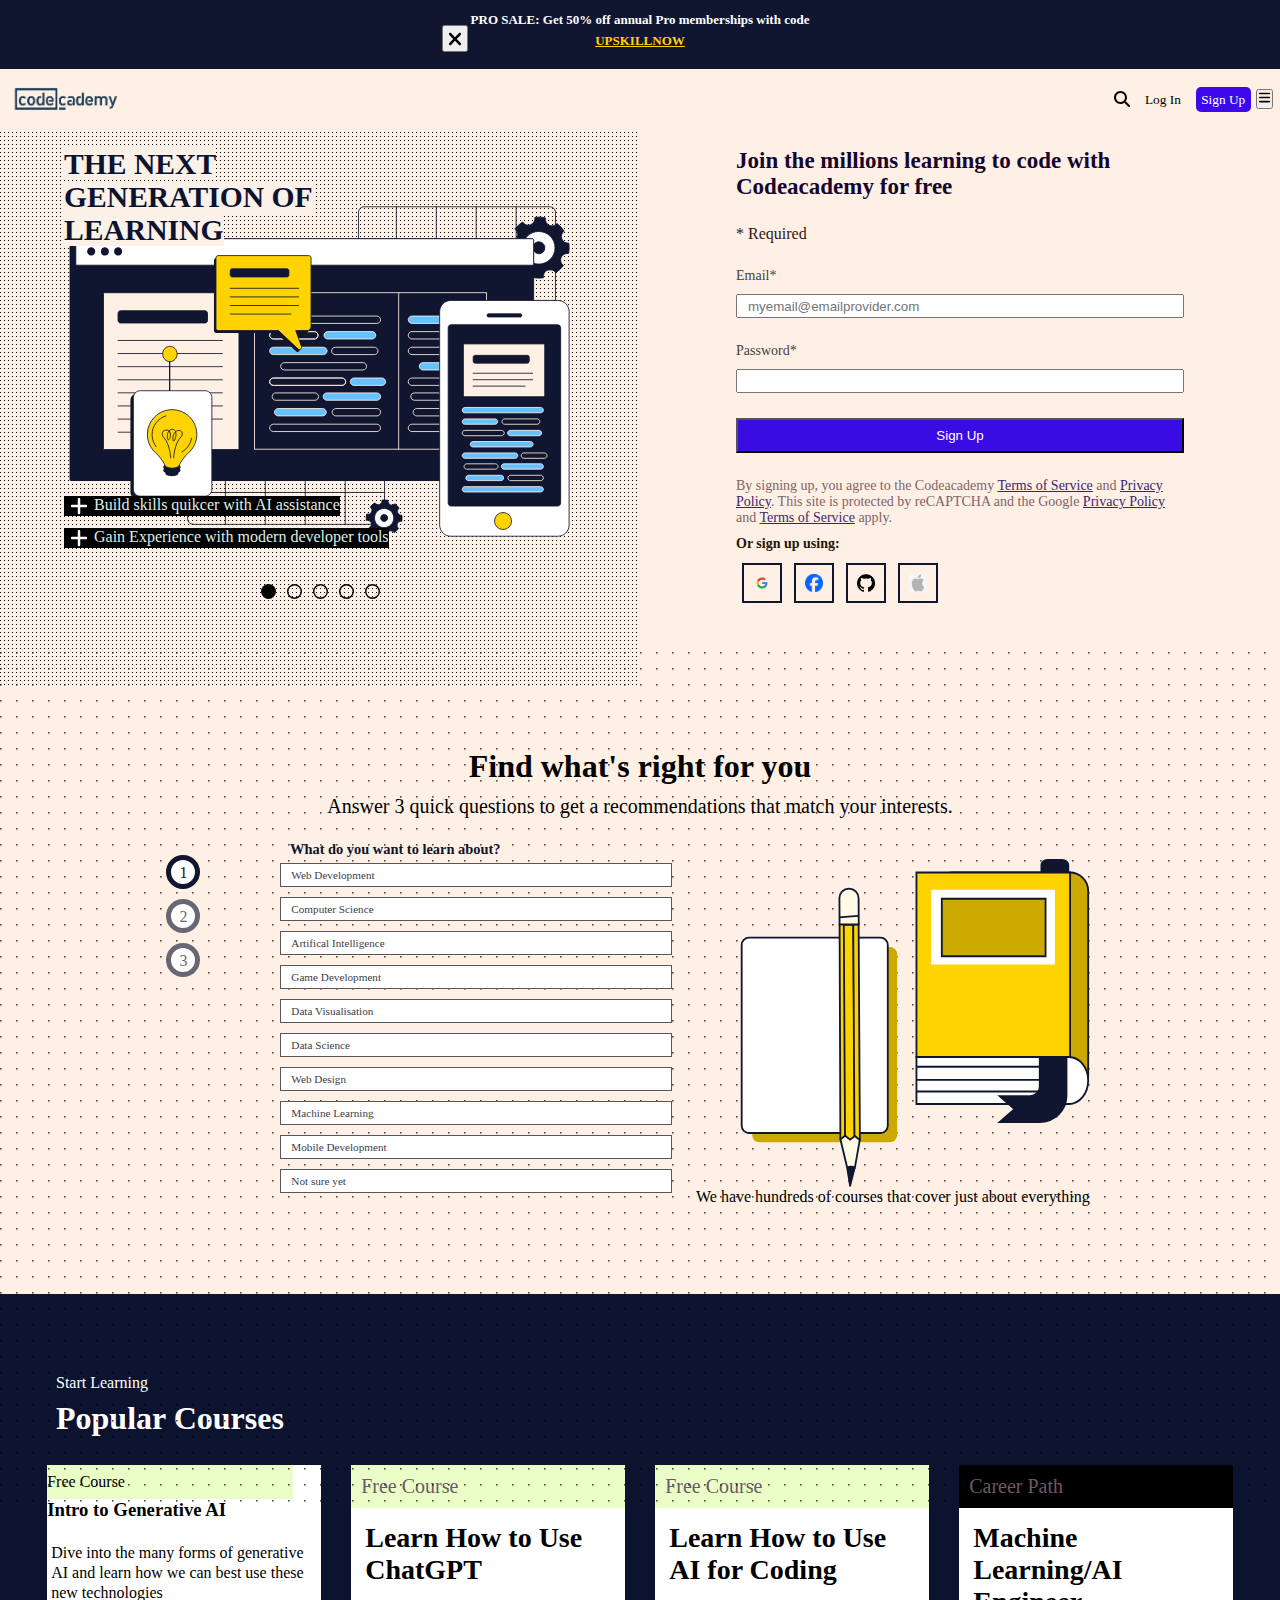
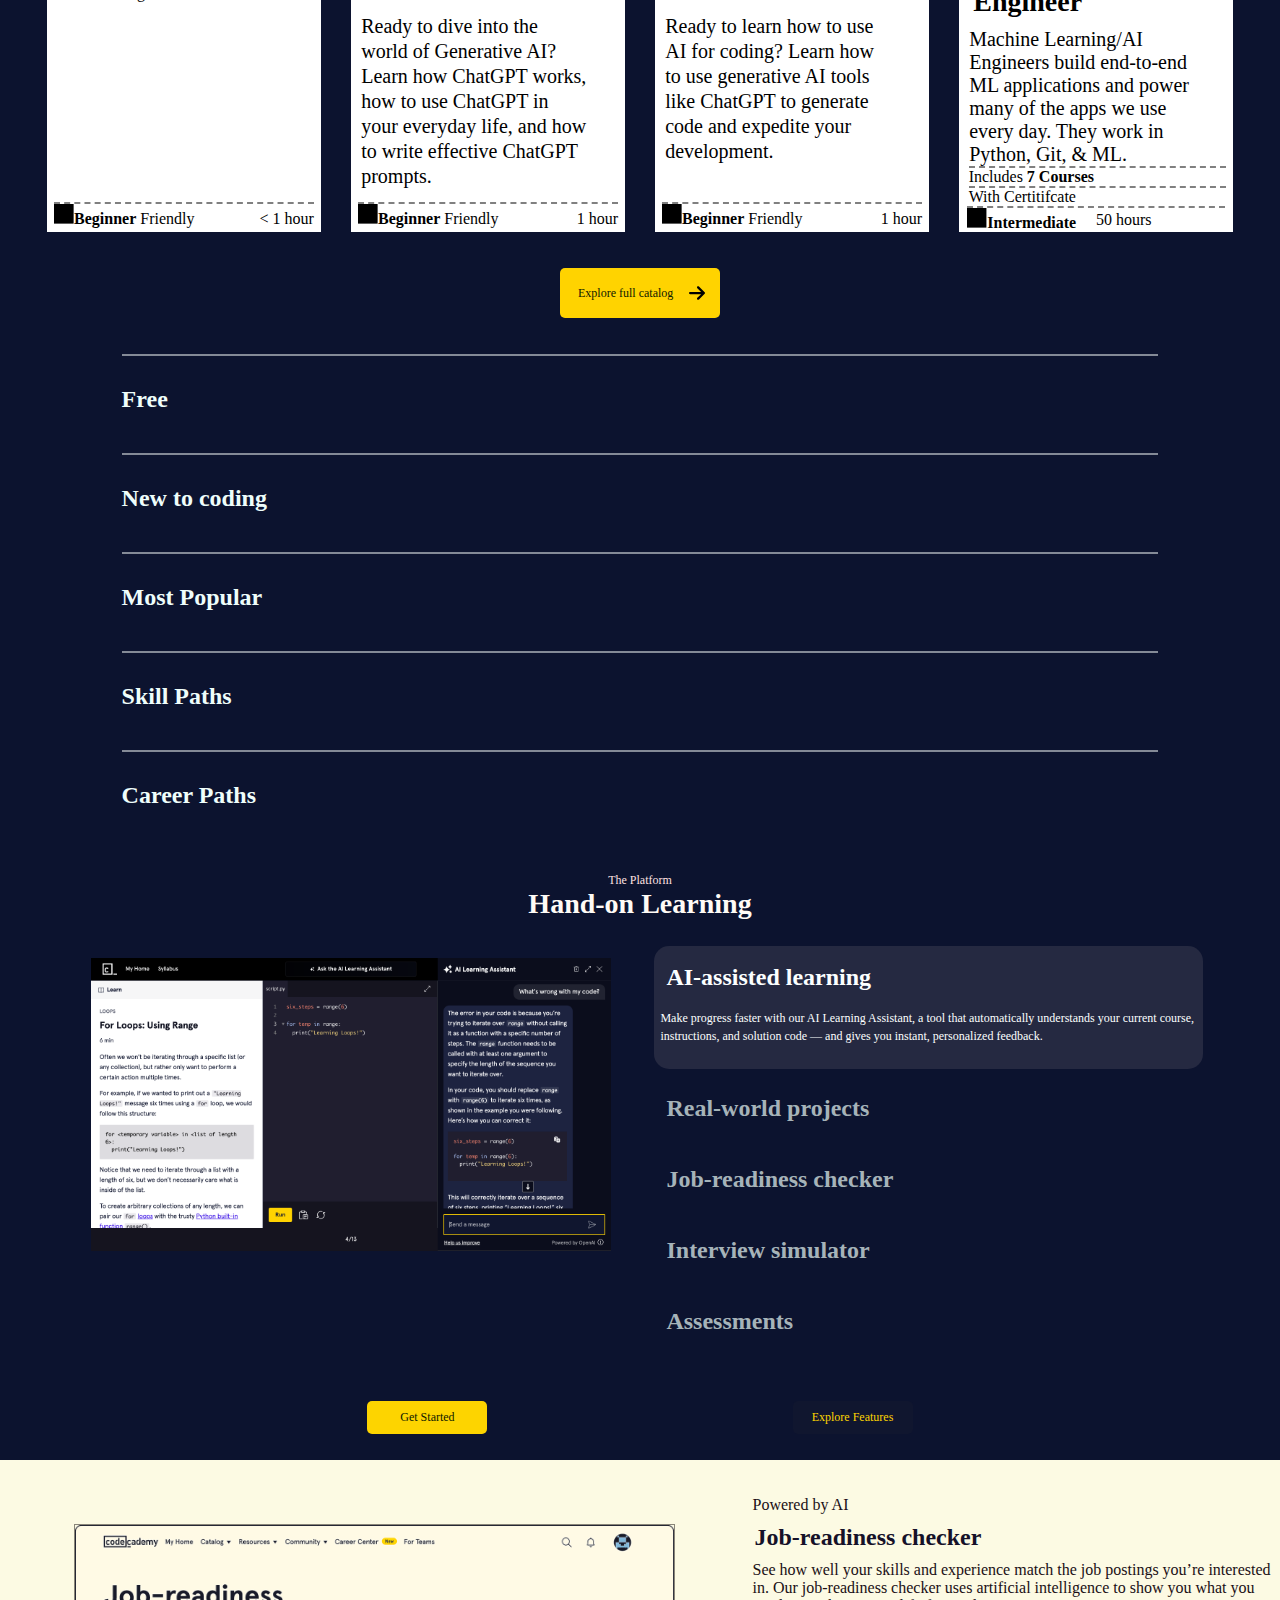
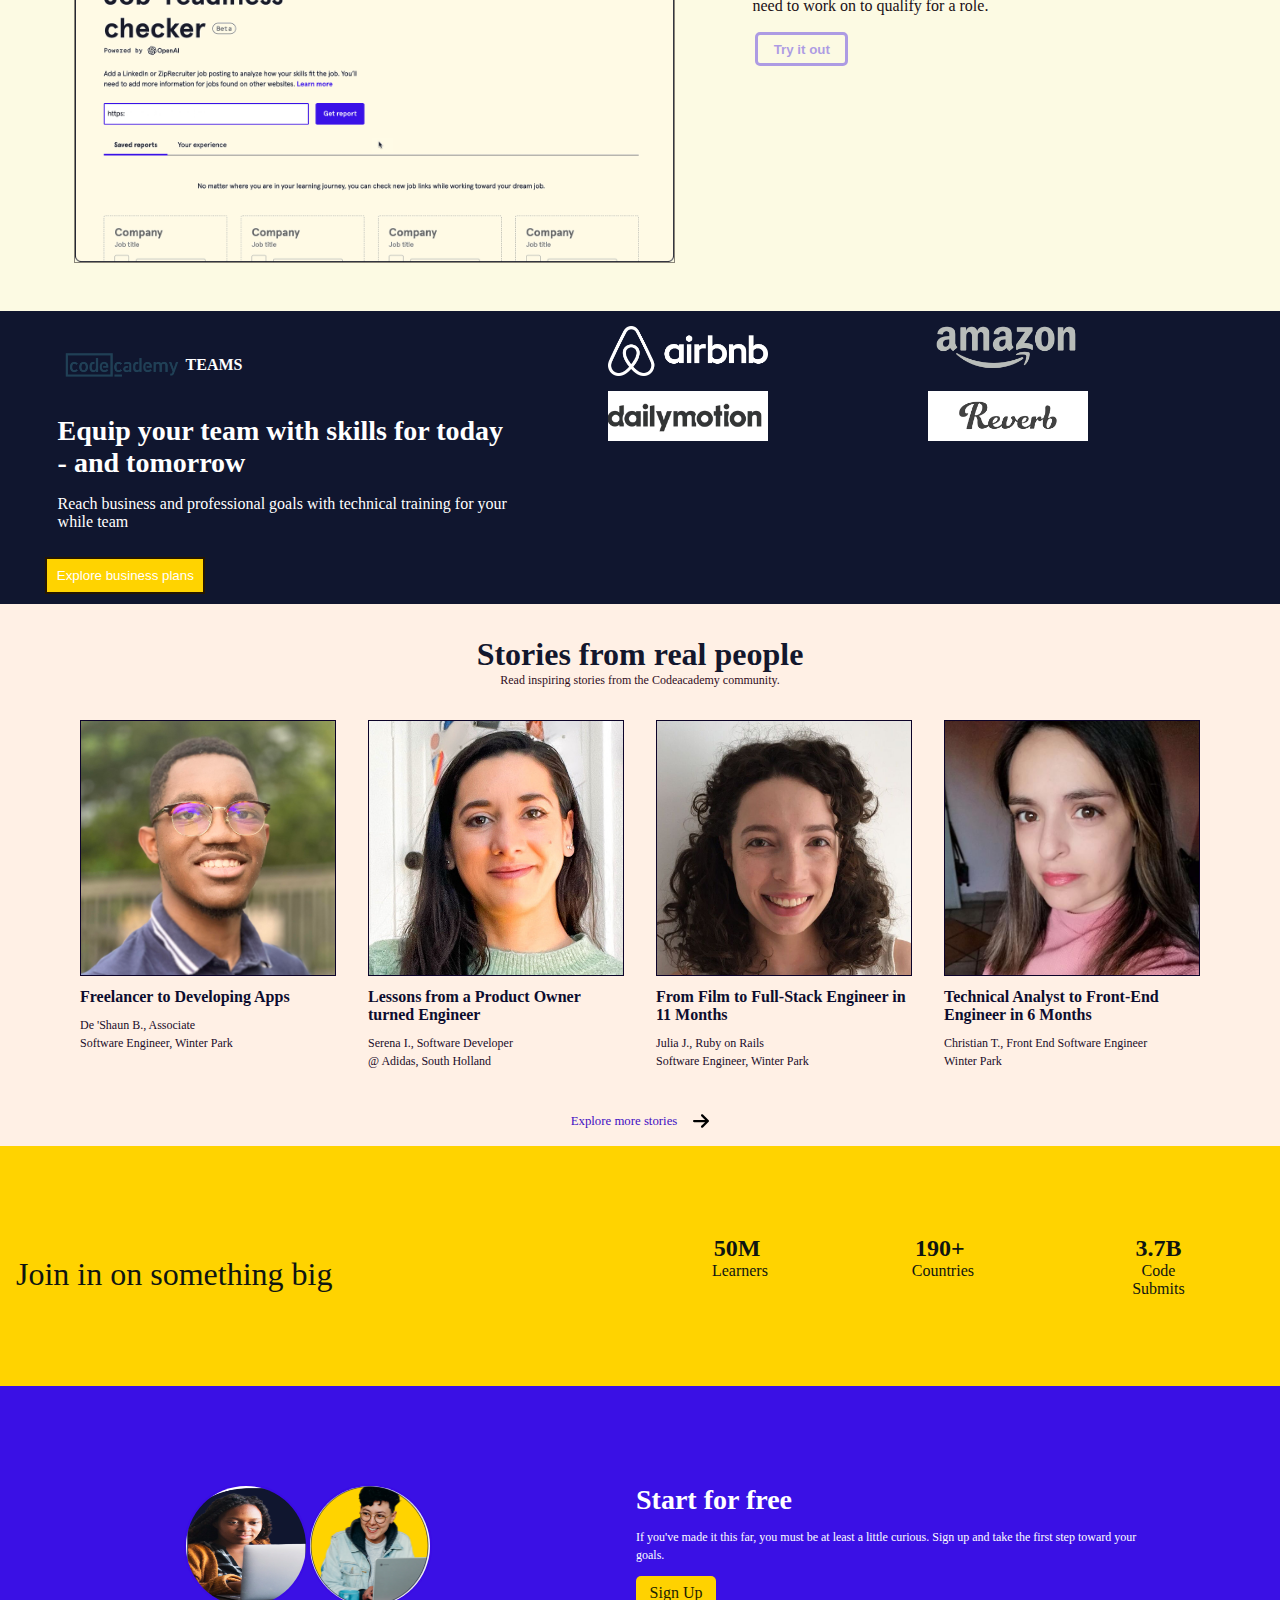
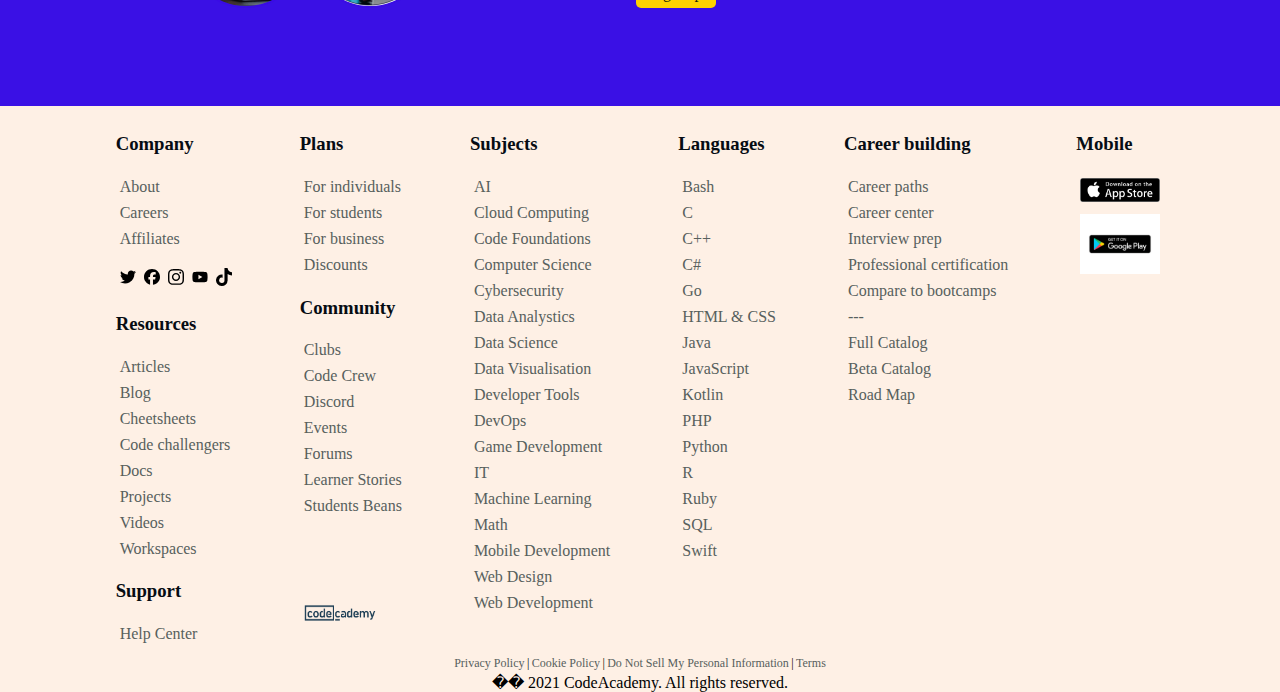
<file: Task 3 - Development /index.html>
<!-- 
Semantic Elements 

<article>
<aside>
<details>
<figcaption>
<figure>
<footer>
<header>
<main>
<mark>
<nav>
<section>
<summary>
<time>

-->

<!DOCTYPE html>
<html lang="en">
<head>
    <meta charset="UTF-8">
    <meta name="viewport" content="width=device-width, initial-scale=1.0">
    <link rel="stylesheet" type="text/css" href="style.css">
    <title>Code Academy</title>
</head>
<body>
    <div id="container" class="flex column">
        <header>
            <div id="banner">
                <h3>PRO SALE: Get 50% off annual Pro memberships with code <br ><a href="#">UPSKILLNOW</a></h3>
                <button class="bannerClose flex"><img src="images/sprites/xmark-solid.svg" alt="Close Button" ></button>
            </div>
            <nav class="flex row">
                <div class="navLeft flex left row">
                    <img class="logo" src="images/logo.png" alt="Code Academy Logo">
                </div>
                <div class="navRight flex right">
                    <img class="searchIcon" src="images/sprites/magnifying-glass-solid.svg" alt="Close Button"> 
                    <a class="loginNav" id="login">Log In</a>
                    <a class="signupNav" id="signup">Sign Up</a>
                    <button id="subnav"><img class="menu" src="images/sprites/bars-solid.svg" alt="Open Menu"></button>
                </div>
            </nav>
        </header>
        <main>
            <article id="article1" class="flex column">
                <div id="carousel" class="left">
                    <svg fill="currentColor" role="img" aria-hidden="true" class="carouselSvg"><title>Grid Regular</title><pattern id="GridRegular-pattern-:R1hbdb9l6:" x="0" y="0" width="8" height="8" patternUnits="userSpaceOnUse"><rect width="1" height="1" fill="currentColor"></rect><rect y="4" width="1" height="1" fill="currentColor"></rect><rect x="4" width="1" height="1" fill="currentColor"></rect><rect x="4" y="4" width="1" height="1" fill="currentColor"></rect></pattern><rect width="100%" height="100%" fill="url(#GridRegular-pattern-:R1hbdb9l6:)"></rect></svg>
                    <p id="carouselTitle"><span>THE NEXT GENERATION OF LEARNING</span></p>
                    <img id="carouselBackground" alt="Carousel Background Image Number One" src="images/sections/article2/carousel.svg">
                    <p class="flex row" id="carouselText1"><img class="plus" src="images/sprites/plus-solid.svg" alt="A plus sign"><span>Build skills quikcer with AI assistance</span></p>
                    <p class="flex row" id="carouselText2"><img class="plus" src="images/sprites/plus-solid.svg" alt="A plus sign"><span>Gain Experience with modern developer tools</span></p>
                    <div id="carouselBtns">
                        <p><img id="carouselBtn1" src="images/sprites/circle.svg" alt="A filled black circle"></p>
                        <p><img id="carouselBtn2" src="images/sprites/circle_hollow.svg" alt="A hollow circle"></p>
                        <p><img id="carouselBtn3" src="images/sprites/circle_hollow.svg" alt="A hollow circle"></p>
                        <p><img id="carouselBtn4" src="images/sprites/circle_hollow.svg" alt="A hollow circle"></p>
                        <p><img id="carouselBtn5" src="images/sprites/circle_hollow.svg" alt="A hollow circle"></p>
                    </div>
                </div>
                <!--  Signup Form -->
                <div id="article1Form" class="right twcCols column">
                    <h1>Join the millions learning to code with Codeacademy for free</h1>
                   
                    <form class="flex column" id="form" action="#" method="POST">
                        <p>* Required</p>
                        <label for="email">Email*</label>
                        <input type="email" id="email" name="email" placeholder="myemail@emailprovider.com">

                        <label for="password">Password* </label>
                        <div id="passwordRequirments">
                            <p>Make sure your password is at least 8 characters and contains:</p>
                            <uL>
                                <li>At least 1 uppercase letter and 1 lowercase letter</li>
                                <li>At least 1 number</li>
                                <li>At least 1 special character like @#%^)</li>
                            </uL>
                            <p>Avoid common passwords or strings like 'password', 'qwerty' or '12345'.</p>
                        </div>
                        <input type="password" id="password" name="password">
                        <input id="formSubmit" type="submit" title="Sign Up" value="Sign Up">
                        <p id="formTNC" >By signing up, you agree to the Codeacademy <a href="#">Terms of Service</a> and <a href="#">Privacy Policy</a>. This site is protected by reCAPTCHA and the Google <a href="#">Privacy Policy</a> and <a href="#">Terms of Service</a> apply.</p>
                        <h2 id="providerLinks">Or sign up using:</h2>
                        <div id="signupProviders" class="flex row">
                            <a href="#"><img src="images/providers/google.webp" alt="Google Logo"></a>
                            <a href="#"><img src="images/providers/facebook.png" alt="Facebook Logo"></a>
                            <a href="#"><img src="images/providers/github.png" alt="GitHub Logo"></a>
                            <a href="#"><img src="images/providers/apple.webp" alt="Apple Logo"></a>

                        </div>
                    </form>
                </div>
            </article>
            <article id="article2" class="flex column">
                <svg id="article2svg" fill="currentColor" role="img" aria-hidden="true" class="gamut-uwwqev e3tf18d0"><title>Dot Loose</title><pattern id="DotLoose-pattern-:R29rdb9l6:" x="0" y="0" width="16" height="16" patternUnits="userSpaceOnUse"><rect width="0.5" height="0.5" fill="currentColor"></rect><rect y="1" width="0.5" height="0.5" fill="currentColor"></rect><rect y="0.5" width="0.5" height="0.5" fill="currentColor"></rect><rect x="1" width="0.5" height="0.5" fill="currentColor"></rect><rect x="1" y="1" width="0.5" height="0.5" fill="currentColor"></rect><rect x="1" y="0.5" width="0.5" height="0.5" fill="currentColor"></rect><rect x="0.5" width="0.5" height="0.5" fill="currentColor"></rect><rect x="0.5" y="1" width="0.5" height="0.5" fill="currentColor"></rect><rect x="0.5" y="0.5" width="0.5" height="0.5" fill="currentColor"></rect></pattern><rect width="100%" height="100%" fill="url(#DotLoose-pattern-:R29rdb9l6:)"></rect></svg>
                <div id="article2container">
                    <div class="twoCols">
                        <h1>Find what's right for you</h1>
                        <p>Answer 3 quick questions to get a recommendations that match your interests.</p>
                    </div>
                    <div id="article2options" class="flex">
                        <div id="article2btns" class="flex row">
                            <p id="article2btn1">1</p>
                            <p id="article2btn2">2</p>
                            <p id="article2btn3">3</p>
                        </div>
                        <div id="options2">
                            <h2>What do you want to learn about?</h2>
                            <div id="article2Options" class="flex column">
                                <a><p>Web Development</p></a>
                                <a><p>Computer Science</p></a>
                                <a><p>Artifical Intelligence</p></a>
                                <a><p>Game Development</p></a>
                                <a><p>Data Visualisation</p></a>
                                <a><p>Data Science</p></a>
                                <a><p>Web Design</p></a>
                                <a><p>Machine Learning</p></a>
                                <a><p>Mobile Development</p></a>
                                <a><p>Not sure yet</p></a>
                            </div>
                        </div>
                        <div id="picture2">
                            <img class="article2picture" src="images/sections/article3/career-interest.svg" alt="A picture of a notebook and a pen">
                            <p>We have hundreds of courses that cover just about everything</p>
                        </div>
                    </div>
                </div>  
            </article>
            <article id="article3">
                <p class="article3intro">Start Learning</p>
                <h1 class="article3intro">Popular Courses</h1>
                <div class="hide">
                    <
                </div>
                <select id="courseSelect" name="whichCourse">
                    <option value="intoToAI">AI</option>
                </select>
                <div id="article3list">
                    <!-- Item 1 -->
                    <div class="article3item flex column">
                        <div id="twoCols">
                            <p class="freeCourse">Free Course</p>
                            <h3>Intro to Generative AI</h3>
                            <p class="article3Description">Dive into the many forms of generative AI and learn how we can best use these new technologies</p>
                        </div>
                        <div class="article3detail flex row">
                            <div>
                                <p><svg class="difficulty" xmlns="http://www.w3.org/2000/svg" viewBox="0.25 0.25 13.5 13.5" style="background-color:transparent" fill="#fff" role="img" aria-hidden="true"><mask><path d="M4.975 7.45H1.15v5.4h3.825m4.05-8.1h-4.05v8.1h4.05m0-11.7h3.825v11.7H9.025z" stroke-width="0.9" fill="none" stroke="#fff" stroke-linecap="round" stroke-linejoin="round"></path></mask><g><rect width="100%" height="100%" fill="currentColor"></rect></g></svg><strong>Beginner</strong> <span>Friendly</span>
                                </p>  
                            </div>
                            <div>
                                <p>&lt; 1 hour</p>
                            </div>                             
                        </div>
                    </div>
                    <!-- Item 2 -->
                    <div class="article3item flex column">
                        <div class="twoCols">
                            <p class="freeCourse">Free Course</p>
                            <h3>Learn How to Use ChatGPT</h3>
                            <p class="article3Description">Ready to dive into the world of Generative AI? Learn how ChatGPT works, how to use ChatGPT in your everyday life, and how to write effective ChatGPT prompts.</p>
                        </div>
                        <div class="article3detail flex row">
                            <div>
                                <p><svg class="difficulty" xmlns="http://www.w3.org/2000/svg" viewBox="0.25 0.25 13.5 13.5" style="background-color:transparent" fill="#fff" role="img" aria-hidden="true"><mask><path d="M4.975 7.45H1.15v5.4h3.825m4.05-8.1h-4.05v8.1h4.05m0-11.7h3.825v11.7H9.025z" stroke-width="0.9" fill="none" stroke="#fff" stroke-linecap="round" stroke-linejoin="round"></path></mask><g mask="url(#LevelIcon-mask-:R9jekqkqmqd8qkqiibdb9l6:)"><rect width="100%" height="100%" fill="currentColor"></rect></g></svg><strong>Beginner</strong> <span>Friendly</span> 
                                </p>  
                            </div>
                            <div>
                                <p>1 hour</p>
                            </div>                             
                        </div>
                    </div>
                     <!-- Item 3 -->
                     <div class="article3item flex column">
                        <div class="twoCols">
                            <p class="freeCourse">Free Course</p>
                            <h3>Learn How to Use AI for Coding</h3>
                            <p class="article3Description">Ready to learn how to use AI for coding? Learn how to use generative AI tools like ChatGPT to generate code and expedite your development.</p>
                        </div>
                        <div class="article3detail flex row">
                            <div>
                                <p><svg class="difficulty" xmlns="http://www.w3.org/2000/svg" viewBox="0.25 0.25 13.5 13.5" style="background-color:transparent" fill="#fff" role="img" aria-hidden="true"><mask><path d="M4.975 7.45H1.15v5.4h3.825m4.05-8.1h-4.05v8.1h4.05m0-11.7h3.825v11.7H9.025z" stroke-width="0.9" fill="none" stroke="#fff" stroke-linecap="round" stroke-linejoin="round"></path></mask><g mask="url(#LevelIcon-mask-:R9jekqkqmqd8qkqiibdb9l6:)"><rect width="100%" height="100%" fill="currentColor"></rect></g></svg><strong>Beginner</strong> <span>Friendly</span> 
                                </p>  
                            </div>
                            <div>
                                <p>1 hour</p>
                            </div>                             
                        </div>
                    </div>
                    <!-- Item 4  -->
                    <div class="article3item flex column">
                        <div class="twoCols">
                            <p class="careerCourse">Career Path</p>
                            <h3>Machine Learning/AI Engineer</h3>
                            <p class="article3CareerDescription">Machine Learning/AI Engineers build end-to-end ML applications and power many of the apps we use every day. They work in Python, Git, &amp; ML.</p>
                        </div>
                        <div class="flex column itemDetailed">
                            <div class="flex row">
                                <span>Includes <strong>7 Courses</strong></span>
                            </div>
                            <div class="flex row">
                                <span>With Certitifcate</span>
                            </div>
                            <div class="flex row detailedRow">
                                <div>
                                    <svg class="difficulty" xmlns="http://www.w3.org/2000/svg" viewBox="0.25 0.25 13.5 13.5" style="background-color:transparent" fill="#fff" role="img" aria-hidden="true"><mask><path d="M4.975 7.45H1.15v5.4h3.825m4.05-8.1h-4.05v8.1h4.05m0-11.7h3.825v11.7H9.025z" stroke-width="0.9" fill="none" stroke="#fff" stroke-linecap="round" stroke-linejoin="round"></path></mask><g mask="url(#LevelIcon-mask-:R9jekqkqmqd8qkqiibdb9l6:)"><rect width="100%" height="100%" fill="currentColor"></rect></g></svg><strong>Intermediate</strong>
                                </div>
                                <div>
                                    <p>50 hours</p>
                                </div>  
                            </div>                           
                        </div>
                    </div>
                </div>
                <div id="article3moreinfo" class="flex row">
                    <a href="#" class="exploreCatalog flex row"><span>Explore full catalog</span><img class="article4img" src="images/sprites/arrow-right.svg" alt="Right arrow"></a>
                </div>
                <div id="article3other" class="flex column">
                    <div><h2>Free</h2></div>
                    <div><h2>New to coding</h2></div>
                    <div><h2>Most Popular</h2></div>
                    <div><h2>Skill Paths</h2></div>
                    <div><h2>Career Paths</h2></div>
                </div>
            </article>
            <article id="article4">
                <div class="flex column article4intro">
                    <p class="article4intro">The Platform</p>
                    <h1 class="article4intro">Hand-on Learning</h1>
                    <div id="article4Content" class="flex column">
                        <div>
                            <img class="article4img" src="images/sections/article4/image.png" alt="Our learning platform">
                        </div>
                        <div id="article4list" class="flex column">
                            <div class="article4item">
                                <h2>AI-assisted learning</h2>
                                <p>Make progress faster with our AI Learning Assistant, a tool that automatically understands your current course, instructions, and solution code — and gives you instant, personalized feedback.</p>
                            </div>
                            <div class="article4item">
                                <h2>Real-world projects</h2>
                                <p class="hide">Take what you're learning into the real world. Choose from guided projects that help you solidify new concepts — or test yourself with independent projects designed to build your portfolio.</p>
                            </div>
                            <div class="article4item">
                                <h2>Job-readiness checker</h2>
                                <p class="hide">See how well your skills and experience meet the requirements for jobs you're interested in. AI generates a personalized report to show you how ready you are for your dream job and where to improve to qualify for a role.</p>
                            </div>
                            <div class="article4item">
                                <h2>Interview simulator</h2>
                                <p class="hide">Use AI to identify strengths and get personalized, actionable feedback to improve your interviewing skills. Easily see what's needed to improve your skills — no matter what stage you're at in your career.</p>
                            </div>
                            <div class="article4item">
                                <h2>Assessments</h2>
                                <p class="hide">Test new skills as you learn them so you can better understand and apply new concepts. You'll also see which topics need more review and get practice recommendations to continue to improve.</p>
                            </div>
                        </div>
                    </div>
                    <div id="article4extrainfo" class="flex row">
                        <a class="article4getstarted" href="#">Get Started</a>
                        <a class="article4explore" href="#">Explore Features</a>
                    </div>
                </div>
            </article>
            <article id="article5" class="flex column">
                <div class="flex column">
                    <img class="article5img" src="images/sections/article5/image.webp" alt="Our job ready checker">
    
                </div>
                <div id="article5info" class="flex column">
                    <p>Powered by AI</p>
                    <h2>Job-readiness checker</h2>
                    <p id ="article5description">See how well your skills and experience match the job postings you’re interested in. Our job-readiness checker uses artificial intelligence to show you what you need to work on to qualify for a role.</p>
                    <button>Try it out</button>
                </div>
            </article>
            <article id="article6" class="flex column">
                <div id="article6intro" class="flex column">
                    <h1 class="flex row" ><img src="images/logo.png" alt="Code Academy Teams Logo"> <span>TEAMS</span></h1>
                    <h1>Equip your team with skills for today - and tomorrow</h1>
                    <p>Reach business and professional goals with technical training for your while team</p>
                    <button>Explore business plans</button>
                </div>
                <div id="article6logos">
                    <img src="images/providers/airbnb.png" alt="Airbnb logo">
                    <img src="images/providers/amazon.png" alt="Amazon logo">
                    <img src="images/providers/dailymotion.png" alt="Dailymotion Logo">
                    <img src="images/providers/reverb.png" alt="Reverb logo">
                </div>
            </article>
            <article id="article7" class="flex column">
                <div id="article7intro" class="flex column">
                    <h1>Stories from real people</h1>
                    <p>Read inspiring stories from the Codeacademy community.</p>
                </div>
                <div id="article7people" class="flex column">
                    <div class="storiesChildren flex column">
                        <img src="images/stories/0.jpeg" alt="De 'Shaun B.">
                        <h2>Freelancer to Developing Apps</h2>
                        <p>De 'Shaun B., Associate</p>
                        <p>Software Engineer, Winter Park</p>
                    </div>
                    <div class="storiesChildren flex column">
                        <img src="images/stories/1.jpeg" alt="De 'Shaun B.">
                        <h2>Lessons from a Product Owner turned Engineer</h2>
                        <p>Serena I., Software Developer</p>
                        <p>@ Adidas, South Holland</p>
                    </div>
                    <div class="storiesChildren flex column">
                        <img src="images/stories/2.jpeg" alt="De 'Shaun B.">
                        <h2>From Film to Full-Stack Engineer in 11 Months</h2>
                        <p>Julia J., Ruby on Rails</p>
                        <p>Software Engineer, Winter Park</p>
                    </div>
                    <div class="storiesChildren flex column">
                        <img src="images/stories/3.jpeg" alt="De 'Shaun B.">
                        <h2>Technical Analyst to Front-End Engineer in 6 Months</h2>
                        <p>Christian T., Front End Software Engineer</p>
                        <p>Winter Park</p>
                    </div>
                </div>
                <a class="moreStories flex row " href="#"><span>Explore more stories</span><img class="article7arrow" src="images/sprites/arrow-right.svg" alt="Arrow for more stories"></a>
            </article>
            <article id="article8" class="flex row">
                <div id="article8intro" class="left twoCols colunn">
                    <p>Join in on something big</p>
                </div>
                <div class="right article8details flex column">
                    <div class="flex column">
                        <h1>50M</h1>
                        <p>Learners</p>
                    </div>
                    <div class="flex column">
                        <h1>190+</h1>
                        <p>Countries</p>
                    </div>
                    <div class="flex column">
                        <h1>3.7B</h1>
                        <p>Code Submits</p>
                    </div>
                </div>
            </article>
            <article id="article9" class="flex row">
                <div class="flex row">
                    <img class="article9img" src="images/sections/article9/1.png" alt="Individuals learning to code">
                    <img class="article9img hide" src="images/sections/article9/2.png" alt="Individuals learning to code">
                </div>
                <div class="flex column article9column">
                    <h1>Start for free</h1>
                    <p>If you've made it this far, you must be at least a little curious. Sign up and take the first step toward your goals.</p>
                    <a href="#">Sign Up</a>
                </div>
            </article>
        </main>
        <footer>
            <div id="links">
                <div id="footerOne">
                    <h3>Company</h3>
                    <ul>
                        <li><a href="#">About</a></li>
                        <li><a href="#">Careers</a></li>
                        <li><a href="#">Affiliates</a></li>
                    </ul>

                    <div id="footerProvider">
                        <!-- Providers / third party -->
                        <img src="images/providers/twitter.svg" alt="Twitter Logo">
                        <img src="images/providers/facebook.svg" alt="Facebook Logo">
                        <img src="images/providers/instagram.svg" alt="Twitter Logo">
                        <img src="images/providers/youtube.svg" alt="You Tube Logo">
                        <img src="images/providers/tiktok.svg" alt="TikTok Logo">
                    </div>

                    <h3>Resources</h3>
                    <ul>
                        <li><a href="#">Articles</a></li>
                        <li><a href="#">Blog</a></li>
                        <li><a href="#">Cheetsheets</a></li>
                        <li><a href="#">Code challengers</a></li>
                        <li><a href="#">Docs</a></li>
                        <li><a href="#">Projects</a></li>
                        <li><a href="#">Videos</a></li>
                        <li><a href="#">Workspaces </a></li>
                    </ul>


                    <h3>Support</h3>
                    <ul>
                        <li><a href="#">Help Center</a></li>
                    </ul>
                </div>
                <div id="footerTwo">
                    <h3>Plans</h3>
                    <ul>
                        <li><a href="#">For individuals</a></li>
                        <li><a href="#">For students</a></li>
                        <li><a href="#">For business</a></li>
                        <li><a href="#">Discounts</a></li>
                    </ul>

                    <h3>Community</h3>
                    <ul>
                        <li><a href="#">Clubs</a></li>
                        <li><a href="#">Code Crew</a></li>
                        <li><a href="#">Discord</a></li>
                        <li><a href="#">Events</a></li>
                        <li><a href="#">Forums</a></li>
                        <li><a href="#">Learner Stories</a></li>
                        <li><a href="#">Students Beans</a></li>
                    </ul>
                    <img class="footerLogo" src="images/logo.png" alt="CodeAcademy Logo">
                </div>
                <div id="footerThree">
                    <h3>Subjects</h3>
                    <ul>
                        <li><a href="#">AI</a></li>
                        <li><a href="#">Cloud Computing</a></li>
                        <li><a href="#">Code Foundations</a></li>
                        <li><a href="#">Computer Science</a></li>
                        <li><a href="#">Cybersecurity</a></li>
                        <li><a href="#">Data Analystics</a></li>
                        <li><a href="#">Data Science</a></li>
                        <li><a href="#">Data Visualisation</a></li>
                        <li><a href="#">Developer Tools</a></li>
                        <li><a href="#">DevOps</a></li>
                        <li><a href="#">Game Development</a></li>
                        <li><a href="#">IT</a></li>
                        <li><a href="#">Machine Learning</a></li>
                        <li><a href="#">Math</a></li>
                        <li><a href="#">Mobile Development</a></li>
                        <li><a href="#">Web Design</a></li>
                        <li><a href="#">Web Development</a></li>
                    </ul>
                </div>
                <div id="footerFour">
                    <h3>Languages</h3>
                    <ul>
                        <li><a href="#">Bash</a></li>
                        <li><a href="#">C</a></li>
                        <li><a href="#">C++</a></li>
                        <li><a href="#">C#</a></li>
                        <li><a href="#">Go</a></li>
                        <li><a href="#">HTML & CSS</a></li>
                        <li><a href="#">Java</a></li>
                        <li><a href="#">JavaScript</a></li>
                        <li><a href="#">Kotlin</a></li>
                        <li><a href="#">PHP</a></li>
                        <li><a href="#">Python</a></li>
                        <li><a href="#">R</a></li>
                        <li><a href="#">Ruby</a></li>
                        <li><a href="#">SQL</a></li>
                        <li><a href="#">Swift</a></li>
                    </ul>
                </div>
                <div id="footerFive">
                    <h3>Career building</h3>
                    <ul>
                        <li><a href="#">Career paths</a></li>
                        <li><a href="#">Career center</a></li>
                        <li><a href="#">Interview prep</a></li>
                        <li><a href="#">Professional certification</a></li>
                        <li><a href="#">Compare to bootcamps</a></li>
                        <li><a href="#">---</a></li>
                        <li><a href="#">Full Catalog</a></li>
                        <li><a href="#">Beta Catalog</a></li>
                        <li><a href="#">Road Map</a></li>
                    </ul>
                </div>
                <div id="footerSix">
                    <h3>Mobile</h3>
                    <ul>
                        <li><a href="#" class="store"><img src="images/sprites/getOnAppleStore.png" alt="Get the app on Apple Store"></a></li>
                        <li><a href="#" class="store"><img src="images/sprites/getOnPlayStore.webp" alt="Get the app on Google Play Store"></a></li>
                    </ul>
                </div>

            </div>
            <div id="tandc" class="flex row">
                <a href="#">Privacy Policy</a>
                <p>|</p>
                <a href="#">Cookie Policy</a>
                <p>|</p>
                <a href="#">Do Not Sell My Personal Information</a>
                <p>|</p>
                <a href="#">Terms</a>
            </div>
            <div id="copyright">
                <p>�� 2021 CodeAcademy. All rights reserved.</p>
            </div>
        </footer>
    </div>
</body>
</file>
<file: Task 3 - Development /style.css>
/* Body and Container */
* {
    padding: 0;
    margin: 0;
}

#container {
    width: 100%;
}

/*  */
/* Generic, classes and universal selectors */
/*  */

/* Color Tags */
.flex {
    display: flex;
}

.row {
    flex-direction: row;;
}

.column {
    flex-direction: column;
}

.right {
    justify-content: flex-end;
}

.left {
    justify-content: flex-start;
}

.flexRow {
    display: flex;
    flex-direction: row;
    align-items: baseline;
    justify-content: space-evenly
}

.disabled {
    background-color: var(--darkGreyColour);
}

.hide {
    display: none;
}

/*  */
/* HEADER, NAV AND BANNER   */
/*  */

/* ##### */
/* Header */
/* ##### */

header {
    position: fixed;
    width: 100%;
    z-index: 100;
}

/* Banner  */
#banner {
    width: 100%;
    height: 65px;
    background-color: #10162f;
    justify-content: space-around;
    padding: 2px 0;
}

#banner > * {
    top: 0.75em;
    left: 32em;
}

#banner h3 {
    margin: 0.75em auto;
    text-align: center;
    color: #ffffff;
    font-size: small;
    display: flex;
    flex-direction: column;
}

#banner a {
    color: #ffd300;
    padding: 5px 0;
}

#banner a:hover {
    color: #262b42;
}

#banner .textYellow {
    height: auto;
    margin: auto 0;
    vertical-align: middle;
    padding: 5px;
}

.bannerClose {
    width: 30px;
    height: 30px;
    margin: 15px;
    top: 50%;
    justify-content: flex-end;
}

.bannerClose img {
    height: 1.5em;
    width: 1.5em;
}

button.bannerClose {
    height: 2em;
    width: 2em;
    padding: 2px;
    position: absolute;
}

/*  */
/* NAV */
/*  */

nav {
    height: 60px;
    width: 100%;
    margin: 0 auto;
    background-color: #fef0e5;
    justify-content: space-between;
}

nav * {
    align-items: center;
}

nav .logo {
    height: 2.5em;
    padding-left: 0.5em;
}

nav .logo:hover, nav .searchIcon:hover, nav button#subnav  {
    color: #3b09ec;
}

.navRight {
    align-content: space-between;
    justify-items: flex-end;
}

.navRight > * {
    margin: auto 0.2em;
}

.navRight a {
    font-size: smaller;
    width: 50px;
    height: 15px;
    padding: 5px 2.5px;
}

.navRight a:first-child {
    color: #151725;
}

.navRight #login {
    background-color: #fef0e5;
}

.loginNav, .signupNav {
    width: 30px;
    height: 30px;
    text-align: center;
    font-size: large;
}


.signupNav {
    background-color: #3b09ec;
    color: #fff;
    border-radius: 5px;
}

nav .signupNav:hover {
    background-color: #5533ff
}

nav .signup:active {
    border: 2px solid #151725;
}

nav .searchIcon, nav .menu {
    height: 1em;
    width: 1em;
    background-color: #fef0e5;
}

#navmenu {
    background-color: #fef0e5;
    border: none;
    margin-right: 2em;
}

button#subnav {
    margin-right: 0.5em;
}

/*  */
/* Article 1 */
/*  */
#article1 {
    width: 100%;
    height: 300px;
}

#carousel {
    background-color: #fef0e5;
}

svg.carouselSvg {
    width: 100%;
    height: 44em;
}

#article1 #carouselBackground {
    position: absolute;
    top: 6em;
    left: 0;
    width: 100%;
    height: 525px;
    padding: 0;
    margin: 0;
}

#passwordRequirments {
    display: none;
}

#carouselTitle, #carouselText1, #carouselText2 {
    position: absolute;
    left: 5vw;
    z-index: 1;
}

#carouselText1, #carouselText2 {
    font-size: 16px;
    background-color: #000000;
    color: #deede6;
}

#carouselTitle  {
    display: inline-block;
    top: 5em;
    width: 55%;
    font-size: 1.85em;
    z-index: 5;
}

#carouselTitle span {
    background-color: #fbf1e8;
    color: #0c1330;
    font-weight: 900;
}

#carouselText1 {
    top: 31em;
    width: 50%;
}

#carouselText2 {
    top: 34em;
    width: 45%;
}

.plus {
    height: 20px;
    width: 20px;
    color: #bfbab6;
    margin: auto 5px;
}

#carousel span {
    padding: 10px auto;
    text-align: left;
}

/* Carousel Buttons */
#carouselBtns {
    background-color: #fef0e5;
    padding: 0.5em 1em;
    width: max-content;
    margin: -7.25em auto 25px auto;
    border-radius: 15px;
    z-index: 4;
}

#carouselBtns p {
    display: inline-block;
    margin: auto 3.5px;
    z-index: 1;
}


#carouselBtns p:hover {
    border: 2px solid #e2d6cf;
}

#carouselBtns p:first-child:hover {
    background-color: #e2d6cf;
}

#carouselBtns img {
    height: 15px;
}

/*  */
/* Article 1 - form */
/*  */
#article1Form {
    background-color: #fef0e5;
    top: 500px;
    width: 100%;
    margin: -10px auto 0 auto;
}

#article1Form h1 {
    width: 70%;
    margin: 50px auto 25px auto;
    font-size: 23px;
    color: #15062f;
    text-align: left;
    margin-top: 20px;
}

#form {
    width: 70%;
    margin: 0 auto;
}

#form p {
    color: #321515;
}

#form label {
    font-size: 14px;
    margin: 25px auto 10px auto;
    color: #43423c;
}

#form input {
    padding: 0 10px;
}

#form input:focus {
    border: 4px solid #3a10e5 !important;
}

#form label, #form input {
    width: 100%;
}

#form input[type="email"], #form input[type="password"] {
    padding: 10px 10px;
    height: 1em !important;
    box-sizing: border-box;
    width: 100%;
}

#formSubmit {
    margin: 25px 0;
    background-color: #3a0ce4;
    color: #fff;
    height: 35px;
}

#formSubmit:active {
    background-color: #fff0e5;
}

#formSubmit:hover {
    background-color: #15062f;
}

#formSubmit + p {
    color: #7e6467;
    font-size: 14px;
}

#formTNC a {
    color: #3f246d;
    text-decoration: underline;
}

#formTNC a:hover {
    text-decoration: none;
}

#passwordRequirments {
    display: none;
}

#signupProviders {
    font-size: 12px;
    color: #241506;
    margin-bottom: 25px;
}

/* Providers within form within second section of article 1 */
#providerLinks {
    color: #241506;
    font-size: 14px;
    margin: 10px 0 5px 0;
}

#signupProviders a {
    border: 2px solid #10162f; 
    background-color: #fef0e5;
    width: 3em;
    height: 3em;
    margin: 0.5em;
}

#signupProviders a:hover {
    background-color: #10162f;
}

#signupProviders img {
    width: 1.5em;
    height: 1.5em;
    padding: 0.75em;
}

/*  */
/* Article 2 */
/*  */
#article2 {
    display: block;
    width: 100%;
    margin: 0 auto;
    margin-top: 55em;
    background-color: #fef0e5;
}

#article2container {
    width: 85%;
    background-color: #fef0e5;
    margin: 0 auto;
    margin-top: 3em;
    padding: 3em 0;
}

#article2container * {
    z-index: 2;
}

#article2svg {
    width: 100%;
    margin-top: 0em;
    height: 54em;
    position: absolute;
    z-index: 0;
}

.twoCols h3 {
    width: 90%;
    font-size: 1.75em;
    padding: 1.5em 0;
    color: #111325;
}

.twoCols p {
    color: #6d5968;
    width: 90%;
    font-size: 1.25em;
}

#article2options {
    flex-direction: column-reverse;
    width: 90%;
    margin: 1em 5%;
}

#article2Options a {
    background-color: #ffffff;
    color: #3f3d47;
    margin: 5px 0;
    box-sizing: border-box;
    border: 1px solid #5a5657;

}

#article2Options p {
    padding: 5px auto;
    text-align: start;
    font-size: 0.7em;
    width: 80vw;
    margin: 5px 0;
}

#article2Options a {
    padding: 0 10px;
}

#options2 h2 {
    color: #11132a;
    width: 95%;
    margin: 0.5em auto 0 auto;
    font-size: 0.9em;
}

#picture2 {
    display: none;
}

#article2btns {
    flex-direction: row;
    width: 100%;
    justify-content: center;
    border-radius: 50px;
    margin: 1em auto;
}

#article2btns p {
    padding: 0.25em;
    width: 1em;
    height: 1em;
    color: #686672;
    background-color: #ffffff;
    border: 5px solid #686672;
    border-radius: 50px;
    margin: 5px 0;
    text-align: center;
}

#article2btns p:first-child {
    border: 5px solid #10162f;
    color: #10162f;
}

/*  */
/* Article 3 */
/*  */

#article3 {
    width: 100%;
    /* margin-top: 7em; */
    background-color: #0c132f;
}

.twoCols p:first-child, .twoCols h3 {
    width: 100%;
    box-sizing: border-box;
    text-align: left;
    padding-left: 0.5em;
} 

p.article3intro, h1.article3intro {
    margin-left: 1.25em;
}

p.article3intro {
    padding-top: 5em;
    margin-left: 3.5em;
    color: #fff;
}

h1.article3intro {
    color: #fff;
    font-size: 2em;
}

#article3 h1 {
    font-size: 2em;
    padding: 0.25em 0.5em;
}

select#courseSelect {
    width: 80%;
    border: none;
    background-color: #0c132f;
    color: #fff;
    box-sizing: border-box;
    margin: 1em 10% 1em 10%;
}

.article3item {
    justify-content: space-around;
    min-height: 20em;
}

.twoCols h3, .twoCols p:last-child {
    box-sizing: border-box;
    text-align: left;
    color: #000;
    padding: 0.5em 0.5em 0 0.5em;
}

.freeCourse, .careerCourse {
    text-align: left;
    padding: 0.5em 0;
    margin: 0;
    width: 90%;
    box-sizing: border-box;
}

.freeCourse {
    background-color: #eafdc6;
    color: #000;
}

.careerCourse {
    background-color: black;
    color: white;
    width: 100%;
}

.article3Description {
    margin-top: 2vh;
    padding: 0.25em;
    line-height: 125%;
}

.article4Description h2 {
    color: white;
}


/* items within article 3 */
#article3list {
    width: 95vw;
    display: flex;
    flex-direction: row;
    margin: 0.25em 2.5vw;
}

.article3item {
    width: 90%;
    background-color: #ffffff;
    margin: 1em auto;
    justify-content: space-between;
}

.article3detail {
    justify-content: space-between;
    box-sizing: border-box;
    width: 96%;
}

.article3detail, .itemDetailed {
    justify-content: flex-end;
}

.article3detail strong, .article3detail span, .article3detail p:last-child {
    color: #000;
    padding: 0 0 0.25em 0;
}

.difficulty, .itemDetailed svg {
    width: 20px !important;
    height: auto;
}
.article3detail, .itemDetailed > * {
    border-top: 2px dashed grey;
}

div.article3detail, .itemDetailed, .detailedRow {
    width: 95%;
    color: #000;
    margin: 0 auto;
    align-items: flex-end;
    justify-content: space-between;
    align-items: flex-end;
}

.detailedRow:last-child {
    justify-content: space-between;
    align-items: center;
}

.itemDetailed * {
    width: 99% !important;
}

.exploreCatalog {
    width: 10em;
    background-color: #ffd300;
    color: #0f2000;
    text-decoration: none;
    border-radius: 5px;
}

.exploreCatalog:hover {
    background-color: #fef0e5;
}

.exploreCatalog span { 
    font-size: 0.75em;
    text-align: right;
    padding-left: 1.5em;

}

select[name="whichCourse"]:last-child {
    width: 90vw;
    margin: 0 auto;
    padding: 1em;
}

#article3moreinfo {
    width: 60%;
    margin: 0 auto;
}

div#article3moreinfo a {
    justify-content: center;
    display: flex;
    align-items: center;
    margin: 1em auto;
}

#article3moreinfo img {
    padding: 0 0.5em;
}


/* Extra items in Article 3 */
#article3other * {
    width: 90%;
    padding: 1.25em 0 0.5em 0;
    margin: 0 auto;
}

#article3other h2 {
    border-top: 2px solid #848a97;
    color: #effefb
}

/*  */
/* Article 4 */
/*  */

#article4 {
    width: 100%;
    margin: 0 auto;
    background-color: #0c132f;
    padding: 1em 0;
}

h1.article4intro {
    color: #fffbf6
    
}

#article4 p:first-child {
    color: #ffe1e1;
}

#article4 div {
    width: 95%;
    margin: 0.25em auto;
}

.article4intro {
    text-align: center;
}

h1.article4intro  {
    margin-bottom: 0.5em;
    font-size: 1.75em;
}

p.article4intro {
    font-size: 0.75em;
    margin-top: 2em;
}

.article4img[alt="Right arrow"] {
    width: 1em;
    height: auto;
    margin: 1em auto;
}

.article4img {
    width: 90%;
    margin: 1em auto;
}
#article4list {
    margin: 0 auto;
    width: 100vw;
}

.article4item:first-child {
    width: 100%;
    background-color: #252941;
    border-radius: 15px;
}

.article4item:first-child h2 {
    color: #fcffff;
}

.article4item h2 {
    text-align: left;
    width: 100%;
    padding-left: 0.5em;
    margin: 0.75em auto;
    color: #a6b3b9;
}

.article4item p {
    line-height: 150%;
    font-size: 0.75em;
    padding-left: 0.5em;
    margin: 0.5em auto 2em auto;
    color: #fcffff;
    text-align: left;
}

div#article4extrainfo a {
    width: 10em;
    font-size: 0.75em;
    padding: 0.75em 0;
    height: fit-content;
    text-decoration: none;
    border-radius: 5px;
}

.article4getstarted {
    background-color: #fdd400;
}

.article4getstarted {
    color: #0f2000;
    text-decoration: none;
}

.article4getstarted:hover {
    background-color: #fffbf6;
}

.article4explore {      
    background-color: #10162f;
    color: #fdd400;
}

.article4explore:hover {
    background-color: #262b42;
    color: #fffbf6;
    border: none;
}

div#article4extrainfo {
    justify-content: space-evenly;
    padding: 2em 0.25em 0.1em 0.25em;
}

/*  */
/* Article 5 */
/*  */

#article5 {
    width: 100%;
    background-color: #fcfae3;
}

#article5 p, #article5 h2 {
    width: fit-content;
    color: #fbfdff;
    margin: 0.25em;
} 

.article5img {
    width: 80%;
    border: 1px solid #898579;
    margin: 2em auto 1em auto;
}

#article5info {
    width: 80%;
    margin: 0 auto;
}

p#article5description {
    color: #1a0f15;
}

#article5info p:first-child {
    color: #1a0f15;
}

#article5info p:nth-child(2) {
    line-height: 150%;
    color: #281515;
    font-size: 0.75em;
}

#article5info h2 {
    color: #151129;
}

#article5info button {
    opacity: 0.4;
    background-color: #fcfae3;
    width: 7em;
    margin: 1em 0.5em 2em 0.5em;
    padding: 0.5em 0;
    color: #3a10e5;
    font-weight: 700;
    border: 3px solid #3a10e5;
    border-radius: 5px;
}

#article5info button:hover {
    color: #e2dfcf;
    border: 2px solid #e2dfcf
}

/*  */
/* Article 6 */
/*  */

#article6 {
    width: 100%;
    margin: 0 auto;
    background-color: #10162f;    
}

#article6intro {
    width: 90%;
    margin: 0 auto;
}

#article6 img:first-child {
    width: 4em;
}


#article6intro h1 {
    align-items: center;
    color: ffffff;
    width: 90%;
    margin: 0 auto;
    padding-top: 1em;
}

#article6intro h1 span {
    font-size: 0.5em;
    color: #fff;
}

#article6intro h1:nth-child(2) {
    font-size: 1.75em;
    color: #ffffff;
}

#article6intro p {
    margin: 1em auto;
    padding: 0.5eem 0;
    width: 90%;
    font-size: 1em;
    color: #fff;
}

#article6intro button  {
    margin: 0.75em 0 0.75em 1em;
    width: 12em;
    padding: 0.5em 0;
    background-color: #ffd300;
    color: #fff;
    border: 2px solid #261700;
    line-height: 150%;
}

#article6intro button a {
    text-decoration: none;
}

#article6intro button:hover {
    background-color: #fff;
    color: #ffd300;
}

#article6intro {
    margin: 0.5em auto;
}

#article6logos {
    color: #a7acb2;
    display: flex;
    flex-direction: row;
    flex-basis: 50%;
    flex-wrap: wrap;
    display: flex;
    flex-direction: row;
    align-content: flex-start;
    justify-content: center;
    align-items: center;
    margin: 1em 0.5em;
}

#article6logos img {
    flex-basis: 40%;
    width: 40vw;
}

/*  */
/* Article 7 */
/*  */

#article7 {
    background-color: #fff0e5;
}
#article7intro {
    text-align: center;
    width: fit-content;
    margin: 2em auto 0.5em auto;
    color: #fbfdff;
}

#article7intro h1 {
    font-size: 2em;
    color: #13172d;
}

#article7intro p {
    font-size: 0.75em;
    color: #300c1c;
}

#article7people {
    width: 90%;
    display: flex;
    flex-direction: column;
    margin: 0.5em auto;
}

#article7people > * {
    padding: 0.5em 1em;
}

.storiesChildren {
    margin: 0.5em auto;
}

.storiesChildren:hover {
    color: #3a10e5;
}

.storiesChildren h2 {
    margin: 0.75em 0;
    font-size: 1em;
    color: #0c0c2e;
}

.storiesChildren p {
    margin-bottom: 0.25em;
    font-size: 0.75em;
    color: #210c29;
}

.storiesChildren img {
    max-width:  80vw;
    margin: 0 auto;
    border: 1px solid #0c0329;
}

.moreStories {
    width: 50vw;
    color: #3f0fc3;
    margin: 1em auto;
    justify-content: center;
}

.moreStories .article7arrow {
    padding-left: 1em;
}

.article7arrow {
    width: 1em;
}

.moreStories {
    text-decoration: none;
}

.moreStories span {
    align-self: center;
    font-size: 0.8em;
    text-decoration: none;
}

.moreStories span:hover {
    color: #fff0e5;
}


/*  */
/* Article 8 */
/*  */

#article8 {
    width: 100%;
    align-items: center;
    height: 15em;
    background-color: #ffd300;
}

#article8 > div {
    width: 50%;
    justify-content: center;
    justify-items: center;
    color: #0f1511;
}

#article8 div:last-child p, #article8 div:last-child  h1 {
    width: 90%;
    text-align: center;
}

#article8intro h1 {
    color: #0c170f;
    font-size: 2em;
}

#article8intro p {
    margin: auto 1em;
    text-align: left !important;
    font-size: 2em;
    color: #0f1511;
}

#article8 p, #article8 h1 {
    text-align: center;
}

.article8details div {
    margin: 0.75em auto;
}

.article8details div h1 {
    font-size: 1.5em;
}

.article8details div p {
    font-size: 1em;
}

/*  */
/* Article 9 */
/*  */

#article9 {
    width: 100%;
    background-color: #3a10e5;
    height: 20em;
    margin: 0 auto;
    align-items: center;
}

#article9 > * {
    width: 45vw;
    margin: 2em 1.25em;
    justify-content: center;
}

.article9img {
    width: 7.5em;
    height: 7.5em;
    border-radius: 150px;
    border: 2px solid #3a0ce4;
}

.article9column {
    max-width: 40vw;
    margin: 1em;
    justify-content: space-evenly;
    margin: 0.5em 1em;
}

.article9column h1 {
    font-size: 1.75em;
    color: #fffdff;
}

.article9column p {
    font-size: 0.75em;
    margin: 1em auto;
    line-height: 150%; 
    color: #e9fcff;
}

.article9column h1, .article9column p {
    color: #ffffff
}

.article9column a {
    width: 5em;
    height: 1em;
    padding: 0.5em 0;
    background-color: #ffd200;
    color: #1c1f00;
    text-decoration: none;
    text-align: center;
    border-radius: 5px;
}

.article9column a:hover {
    background-color: #6049e5;
}


.article9column a:active {
   background-color: #6049e5;
}

/*  */
/* Footer */
/*  */

footer {
    width: 100%;
    background-color: #fef0e5;
    display: flex;
    flex-direction: column;
}

footer li {
    list-style: none;
    padding: 0.25em;
}

footer h3 {
    margin: 1em auto;
    color: #060c13;
}

footer a {
    text-decoration: none;
    padding: 0.25em auto;
    color: #57605d;
}

footer a:hover {
    color: #6049e5;
}

footer a:visited {
    color: #6049e5;
}

#footerProvider {
    display: flex;
    flex-direction: row;
    margin: 0.5em auto;
    box-sizing: border-box;
}

#footerProvider img {
    margin: 0.5em 0.25em;
    width: 1em;
    color: #0f1529
}

#links {
    display: grid;
    grid-template-columns: 50% 50%;
}

#links > div {
    margin: 0.5em 2em;
    width: calc(100%-2em);
    box-sizing: border-box;
}

.footerLogo {
    width: 5em;
    margin-top:  5em;
    color: #0f1529;
}

.store img {
    width: 5em;
}

#footerFive {
    grid-template-columns: 100% 100% ;
}

#tandc {
    margin: 0 auto;
    padding: 0.5em auto;
}

#tandc p, #tandc a {
    height: 1em;
    font-size: 0.75em;
    padding: 0.1em;
}

#lowerLeft {
    grid-column: 1 / span 2;
}

#copyright {
    margin-top: 0.25em;
}

#copyright p {
    width: 100%;
    text-align: center;
}

@media only screen and (min-width: 480px) {

    #article1 {
        flex-direction: row;
        background-color: #fef0e5;
        height: fit-content;
    }

    #carousel, #article1Form {
        width: 50%;
    }

    #article1Form {
        margin-top: 8em;
    }
    .carouselSvg {
        width: 100% !important;
        height: 43em !important;
    }

    #carouselBackground {
        width: 50% !important;
    }
    
    #carouselTitle {
        width: 27% !important;
    }

    #carouselText1, #carouselText2 {
        width: fit-content;
    }

    #carouselText1 {
        top: 31em !important
    }

    #carouselText2 {
        top: 33em !important
    }

    #article2 {
        padding-top: 1em;
        margin-top: 0;
    }

    #article2container .twoCols {
        text-align: center;
    }
    
    #article2container .twoCols p {
        width: 100% !important;
        text-align: center;
    }

    #article2options {
       flex-direction: row;
    }

    #article2options > div:first-child {
        width: 10%;
        flex-direction: column;
        justify-content: flex-start;
        margin: 1em;
    }

    #options2 {
        width: 40%;
    }

    #picture2 {
        display: flex;
        flex-direction: column;
        padding: 1.5em;
        box-sizing: border-box;
        text-align: center;
    }

    #article2picture {
        width: 40%;
        height: auto;
    }

    #article3list {
        display: grid;
        grid-template-columns: 50% 50%;
    }

    #article4Content {
        flex-direction: row;
    }

    #article5 {
        flex-direction: row;
        padding: 2em 0;
    }

    #article6 {
        flex-direction: row;
        
    }

    #article6 > div {
        width: 40%;
        margin: 0 auto;
        box-sizing: border-box;
    }

    #article6logos {
        display: grid;
        grid-template-columns: 50% 50%;
        justify-content: center;
    }

    #article6logos img{
        width: 100% !important;
        max-width: 10em;
    }

    #article7people {
        display: grid;
        grid-template-columns: 50% 50%;
    }

    .storiesChildren img {
        width: 100%;
        box-sizing: border-box;
    }

    .article8details  {
        flex-direction: row;
    }
    
    .article9img {
        display: flex;
    }

    footer {
        width: 100%;
        margin: 0 auto;
    }

    #links {
        display: grid;
        margin: 0 auto;
        grid-template-columns: auto auto auto;
        width: fit-content;
    }
}

@media only screen and (min-width: 480x ) and (max-width: 992px ) {
    
}

@media only screen and (min-width : 1024px) {
    #courseSelect {
        display: none;
    }

    #article3list {
        grid-template-columns: 25% 25% 25% 25%;
    }

    #article7people {
        grid-template-columns: 25% 25% 25% 25%;
    }

    #links {
        grid-template-columns: auto auto auto auto auto auto;
    }

}
</file>
